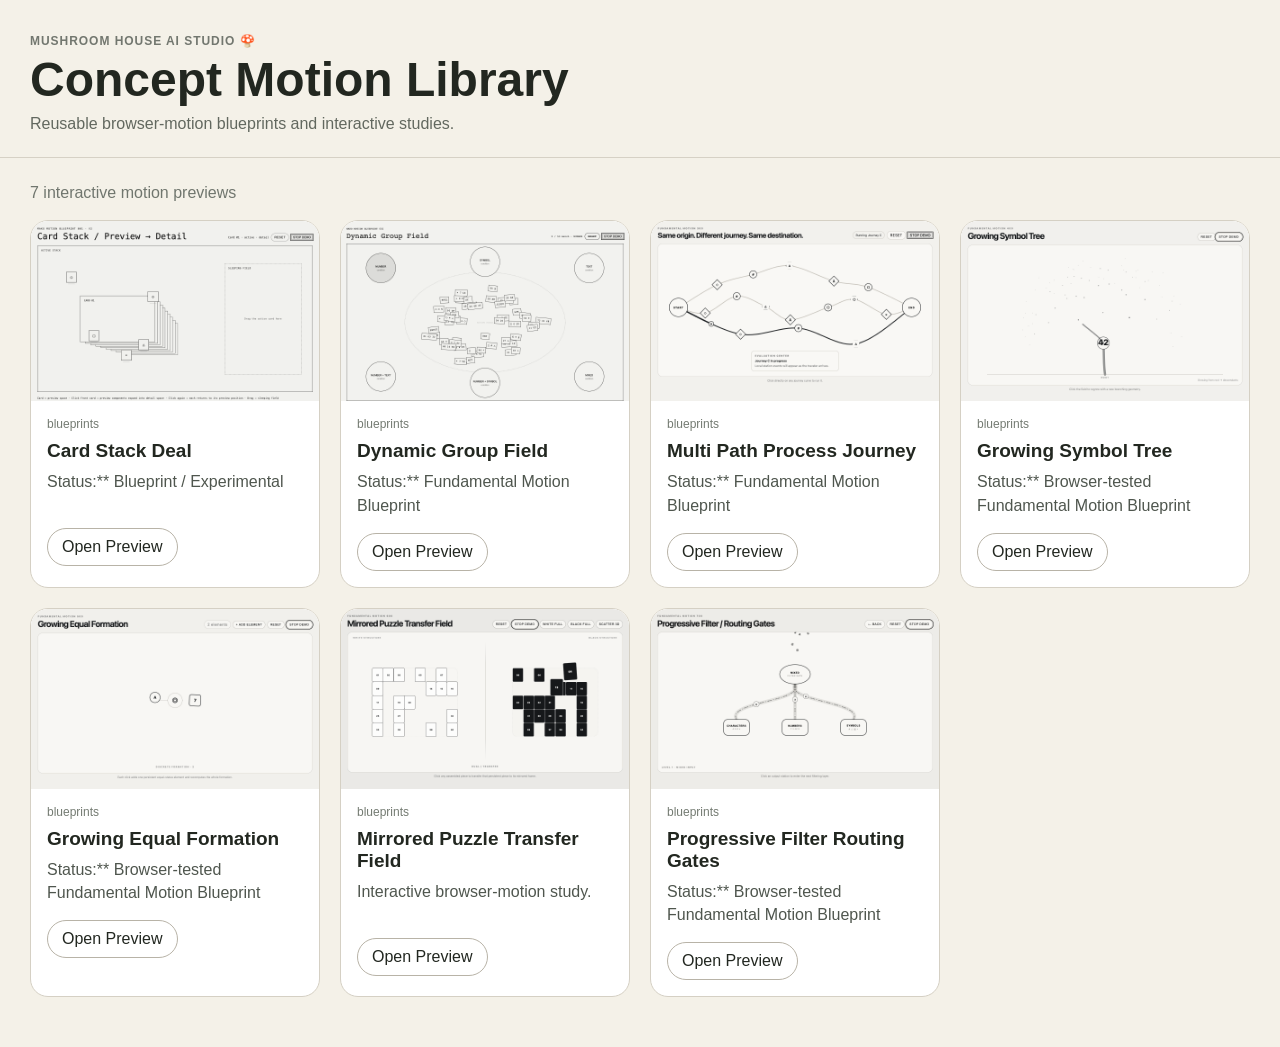
<file: index.html>
<!doctype html>
<html lang="en">
<head>
  <meta charset="utf-8">
  <meta name="viewport" content="width=device-width,initial-scale=1">
  <title>Concept Motion Library</title>
  <link rel="stylesheet" href="./style.css">
</head>
<body>
  <header class="topbar">
    <div>
      <p class="eyebrow">Mushroom House AI Studio 🍄</p>
      <h1>Concept Motion Library</h1>
      <p class="subtitle">Reusable browser-motion blueprints and interactive studies.</p>
    </div>
  </header>

  <main>
    <div id="status" class="status">Loading motion catalogue…</div>
    <section id="grid" class="grid" aria-live="polite"></section>
  </main>

  <script src="./app.js"></script>
</body>
</html>
</file>
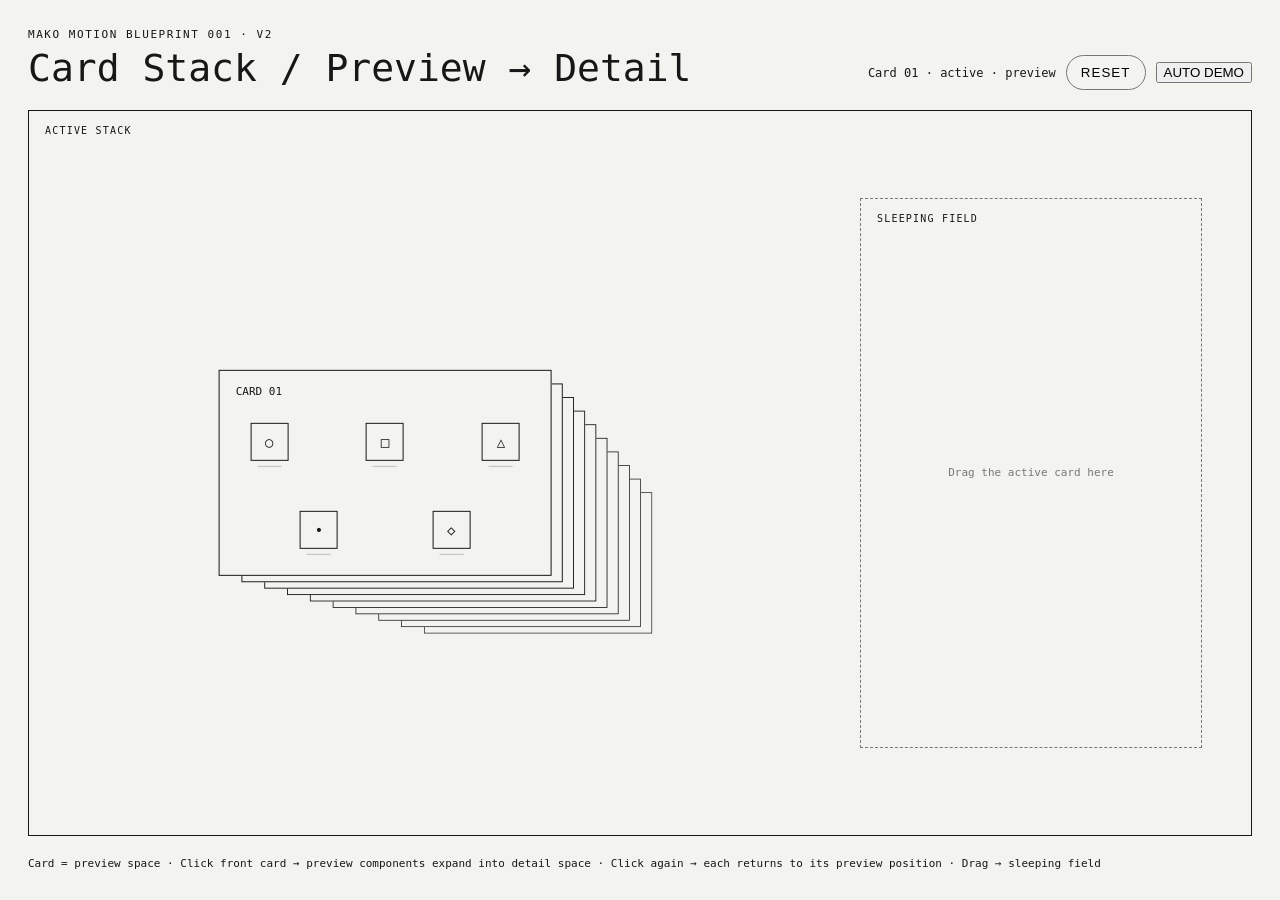
<file: library/blueprints/100_card_stack_deal/index.html>
<!doctype html>
<html lang="en">
<head>
  <meta charset="utf-8" />
  <meta name="viewport" content="width=device-width,initial-scale=1" />
  <title>Mako Blueprint 001 v2 — Card Preview / Detail</title>
  <link rel="stylesheet" href="./style.css" />
</head>
<body>
  <main class="lab">
    <header class="lab__header">
      <div>
        <p class="eyebrow">MAKO MOTION BLUEPRINT 001 · V2</p>
        <h1>Card Stack / Preview → Detail</h1>
      </div>
      <div class="header-actions"><div class="status" id="status"></div><button id="reset">RESET</button><button id="autoDemo">AUTO DEMO</button></div>
    </header>

    <section class="stage">
      <div class="stack-zone">
        <div class="zone-label">ACTIVE STACK</div>
        <div class="stack" id="stack"></div>
      </div>

      <div class="sleep-zone" id="sleepZone">
        <div class="zone-label">SLEEPING FIELD</div>
        <div class="sleep-hint">Drag the active card here</div>
        <div class="sleep-cards" id="sleepCards"></div>
      </div>
    </section>

    <footer class="instructions">
      Card = preview space · Click front card → preview components expand into detail space · Click again → each returns to its preview position · Drag → sleeping field
    </footer>
  </main>

  <script src="../../../vendor/gsap/gsap.min.js"></script>
  <script src="../../../vendor/gsap/Draggable.min.js"></script>
  <script src="./app.js"></script>
</body>
</html>
</file>
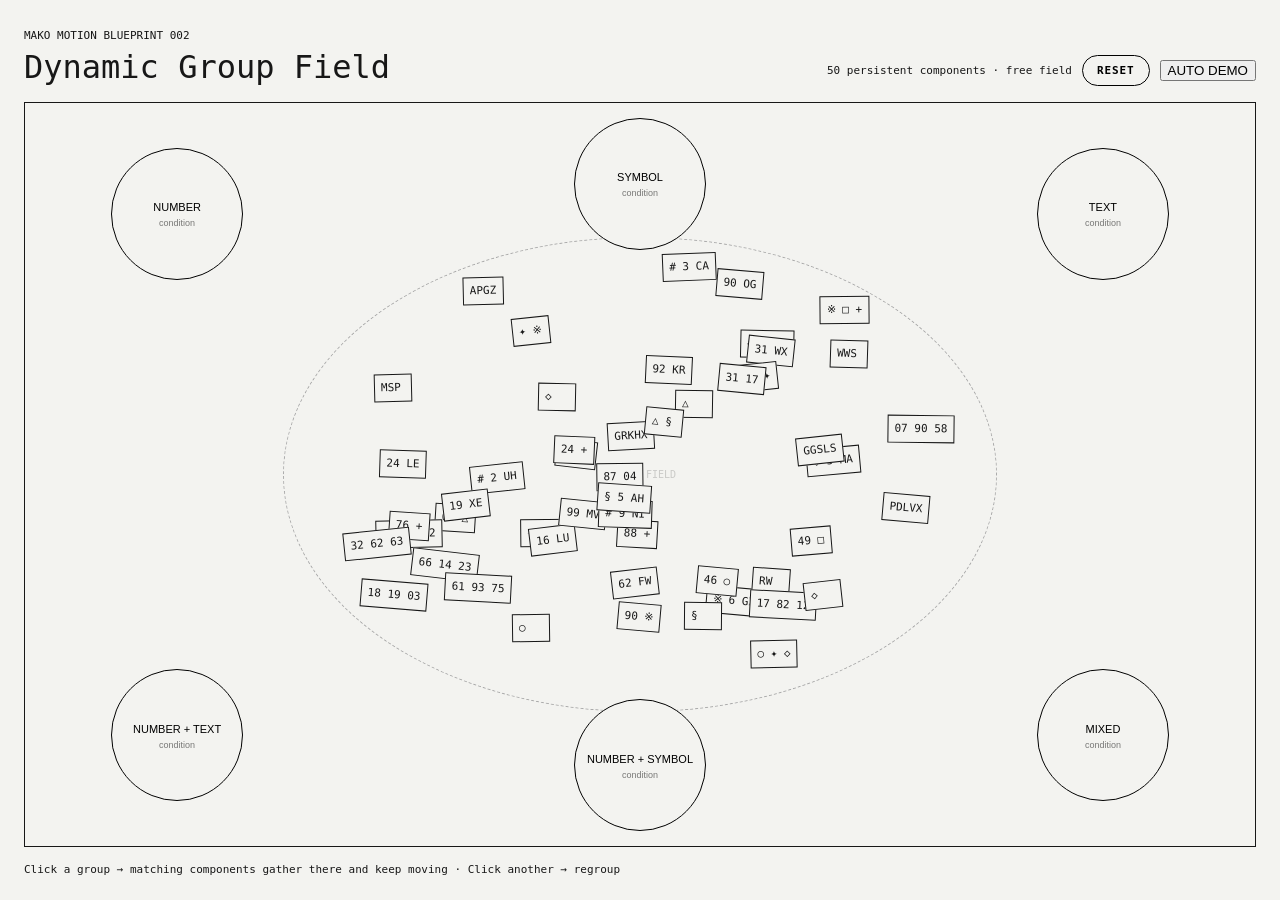
<file: library/blueprints/200_dynamic_group_field/index.html>
<!doctype html><html><head><meta charset="utf-8"><meta name="viewport" content="width=device-width,initial-scale=1"><title>Mako Blueprint 002</title><link rel="stylesheet" href="./style.css"></head><body>
<main><header><div><small>MAKO MOTION BLUEPRINT 002</small><h1>Dynamic Group Field</h1></div><div class="header-actions"><div id="status">50 persistent components · free field</div><button id="reset">RESET</button><button id="autoDemo">AUTO DEMO</button></div></header>
<section id="stage"><div id="activeField"><span>ACTIVE FIELD</span></div><div id="components"></div><div id="groups"></div></section>
<footer>Click a group → matching components gather there and keep moving · Click another → regroup</footer></main>
<script src="../../../vendor/gsap/gsap.min.js"></script><script src="./app.js"></script></body></html>
</file>
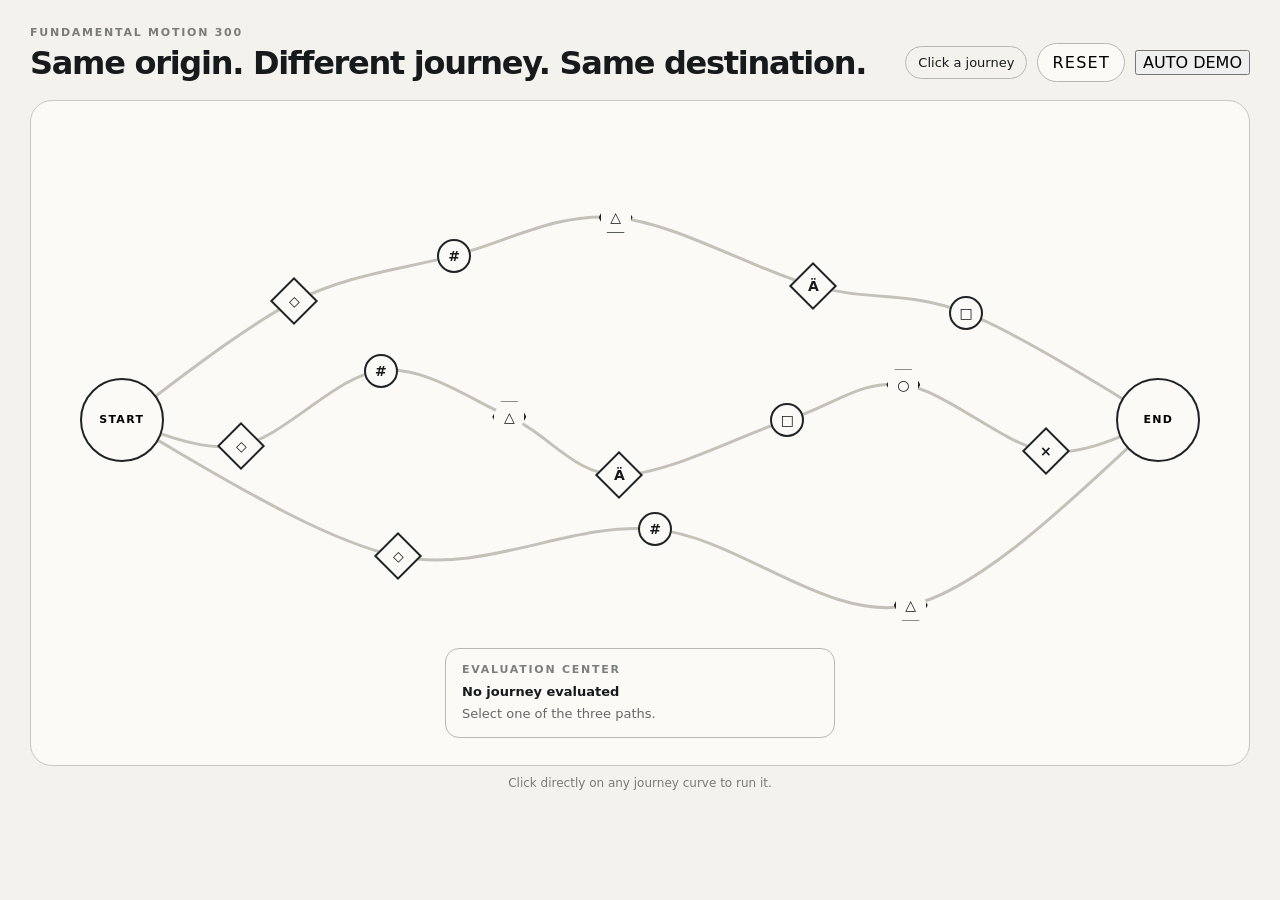
<file: library/blueprints/300_multi_path_process_journey/index.html>
<!doctype html>
<html lang="en">
<head>
  <meta charset="utf-8" />
  <meta name="viewport" content="width=device-width,initial-scale=1" />
  <title>300 — Multi-Path Process Journey</title>
  <link rel="stylesheet" href="./style.css" />
</head>
<body>
  <main class="lab">
    <header>
      <div>
        <div class="eyebrow">FUNDAMENTAL MOTION 300</div>
        <h1>Same origin. Different journey. Same destination.</h1>
      </div>
      <div class="header-actions"><div id="status">Click a journey</div><button id="reset">RESET</button><button id="autoDemo">AUTO DEMO</button></div>
    </header>

    <section class="stage" id="stage">
      <svg id="paths" aria-hidden="true"></svg>

      <button class="anchor start" id="start" aria-label="Shared start">
        <span>START</span>
      </button>
      <button class="anchor end" id="end" aria-label="Shared end">
        <span>END</span>
      </button>

      <div id="stationLayer"></div>
      <div id="traveler" aria-hidden="true"><span>●</span></div>
      <aside id="stationNote" class="station-note"></aside>

      <aside class="evaluation">
        <div class="evaluation-label">EVALUATION CENTER</div>
        <div id="evaluationBody">
          <strong>No journey evaluated</strong>
          <p>Select one of the three paths.</p>
        </div>
      </aside>

      <div class="journey-hit" data-journey="a" aria-label="Run journey A"></div>
      <div class="journey-hit" data-journey="b" aria-label="Run journey B"></div>
      <div class="journey-hit" data-journey="c" aria-label="Run journey C"></div>
    </section>

    <footer>Click directly on any journey curve to run it.</footer>
  </main>

  <script src="../../..../../../vendor/gsap/gsap.min.js"></script>
  <script src="./app.js"></script>
</body>
</html>
</file>
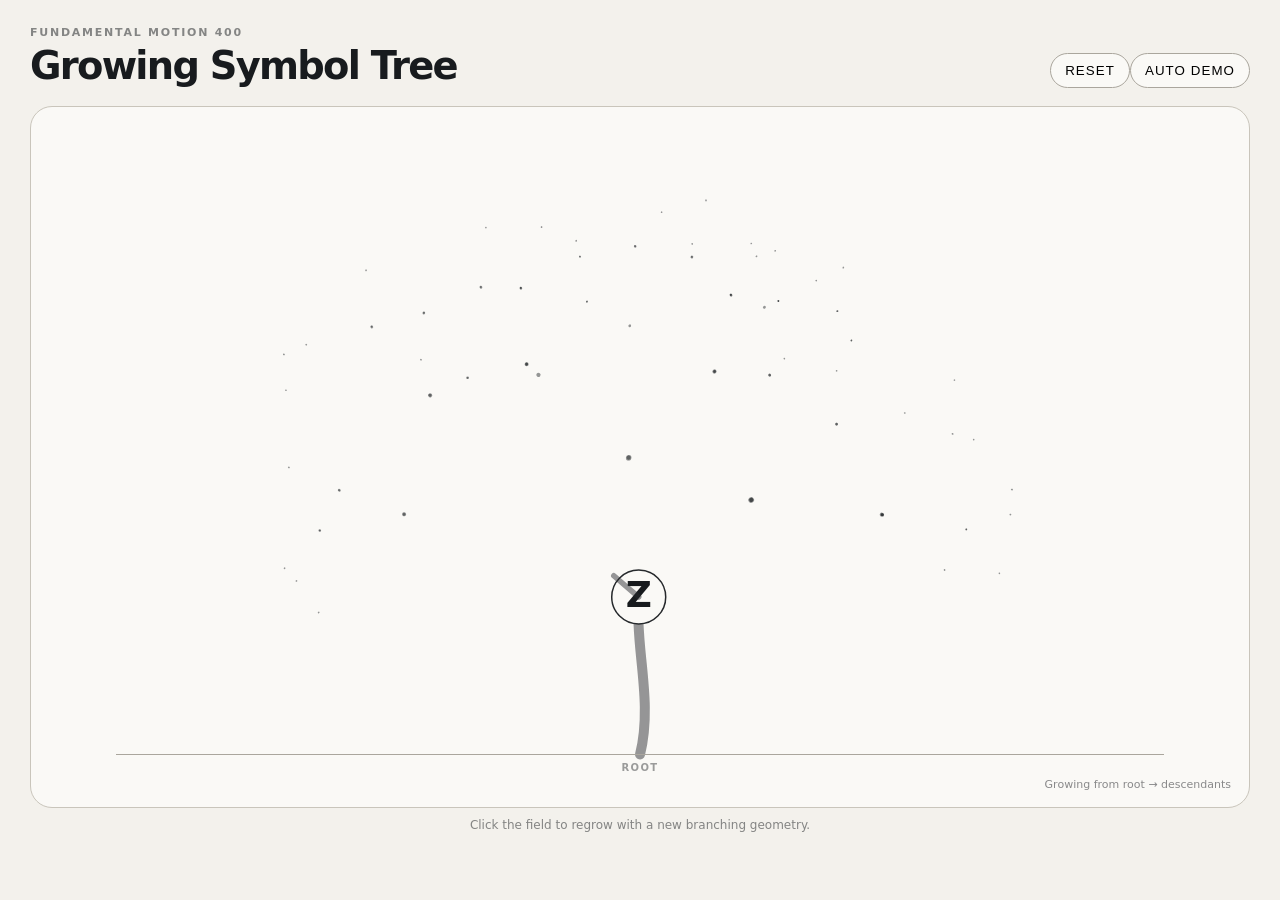
<file: library/blueprints/400_growing_symbol_tree/index.html>
<!doctype html>
<html lang="en">
<head>
  <meta charset="utf-8">
  <meta name="viewport" content="width=device-width,initial-scale=1">
  <title>400 — Growing Symbol Tree</title>
  <link rel="stylesheet" href="./style.css">
</head>
<body>
<main>
  <header>
    <div>
      <div class="eyebrow">FUNDAMENTAL MOTION 400</div>
      <h1>Growing Symbol Tree</h1>
    </div>
    <div class="controls"><button id="grow">RESET</button><button id="autoDemo">AUTO DEMO</button></div>
  </header>

  <section id="stage">
    <svg id="tree" aria-label="Animated abstract hierarchy tree"></svg>
    <div class="ground"></div>
    <div id="status">Growing from root → descendants</div>
  </section>

  <footer>Click the field to regrow with a new branching geometry.</footer>
</main>
<script src="../../..../../../vendor/gsap/gsap.min.js"></script>
<script src="./app.js"></script>
</body>
</html>
</file>
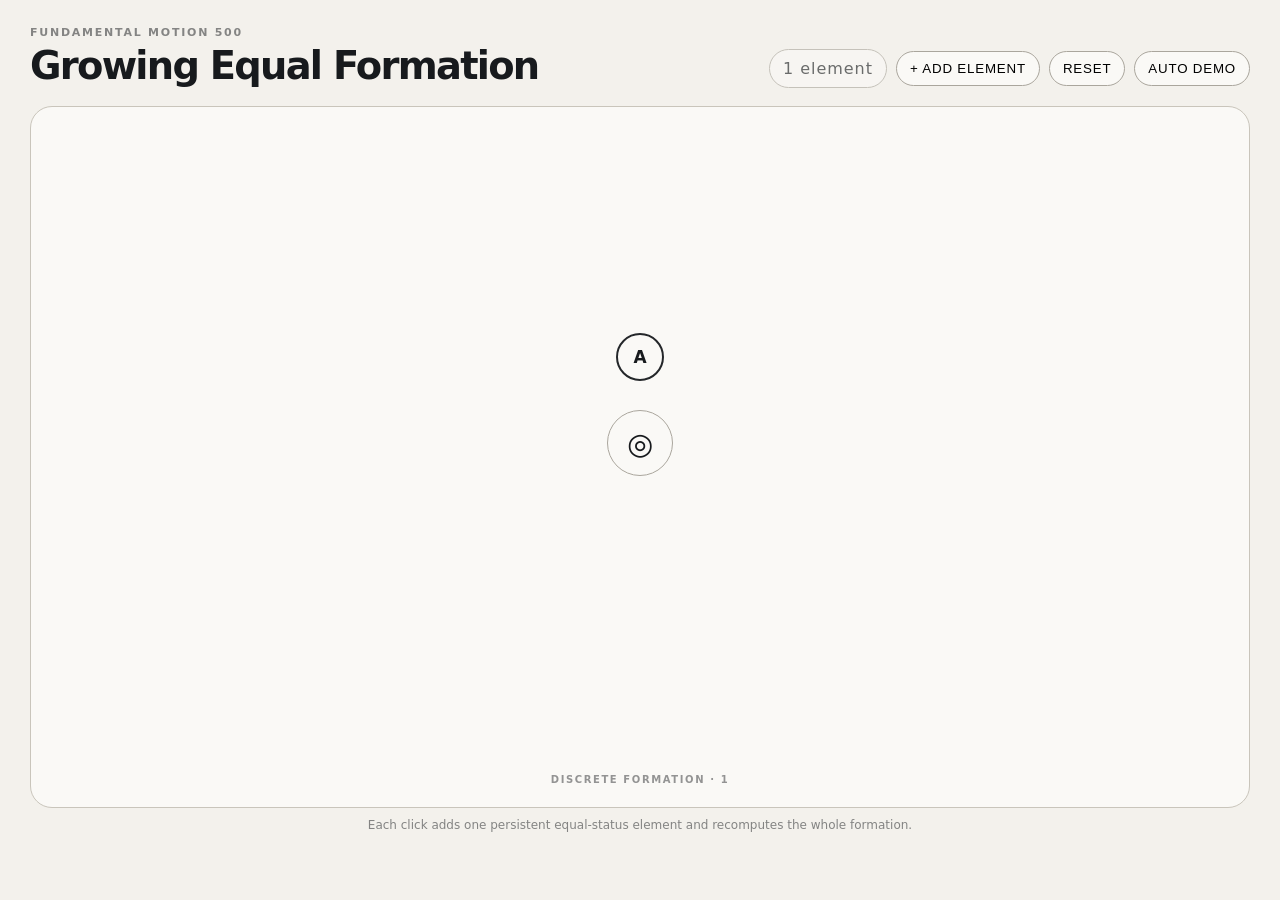
<file: library/blueprints/500_growing_equal_formation/index.html>
<!doctype html>
<html lang="en">
<head>
  <meta charset="utf-8">
  <meta name="viewport" content="width=device-width,initial-scale=1">
  <title>500 — Growing Equal Formation</title>
  <link rel="stylesheet" href="./style.css">
</head>
<body>
<main>
  <header>
    <div>
      <div class="eyebrow">FUNDAMENTAL MOTION 500</div>
      <h1>Growing Equal Formation</h1>
    </div>
    <div class="controls">
      <span id="countLabel">1 element</span>
      <button id="add">+ ADD ELEMENT</button>
      <button id="reset">RESET</button><button id="autoDemo">AUTO DEMO</button>
    </div>
  </header>

  <section id="stage">
    <svg id="connectors" aria-hidden="true"></svg>
    <div id="center" aria-label="formation center">◎</div>
    <div id="elements"></div>
    <div id="mode">CENTER</div>
  </section>

  <footer>Each click adds one persistent equal-status element and recomputes the whole formation.</footer>
</main>

<script src="../../..../../../vendor/gsap/gsap.min.js"></script>
<script src="./app.js"></script>
</body>
</html>
</file>
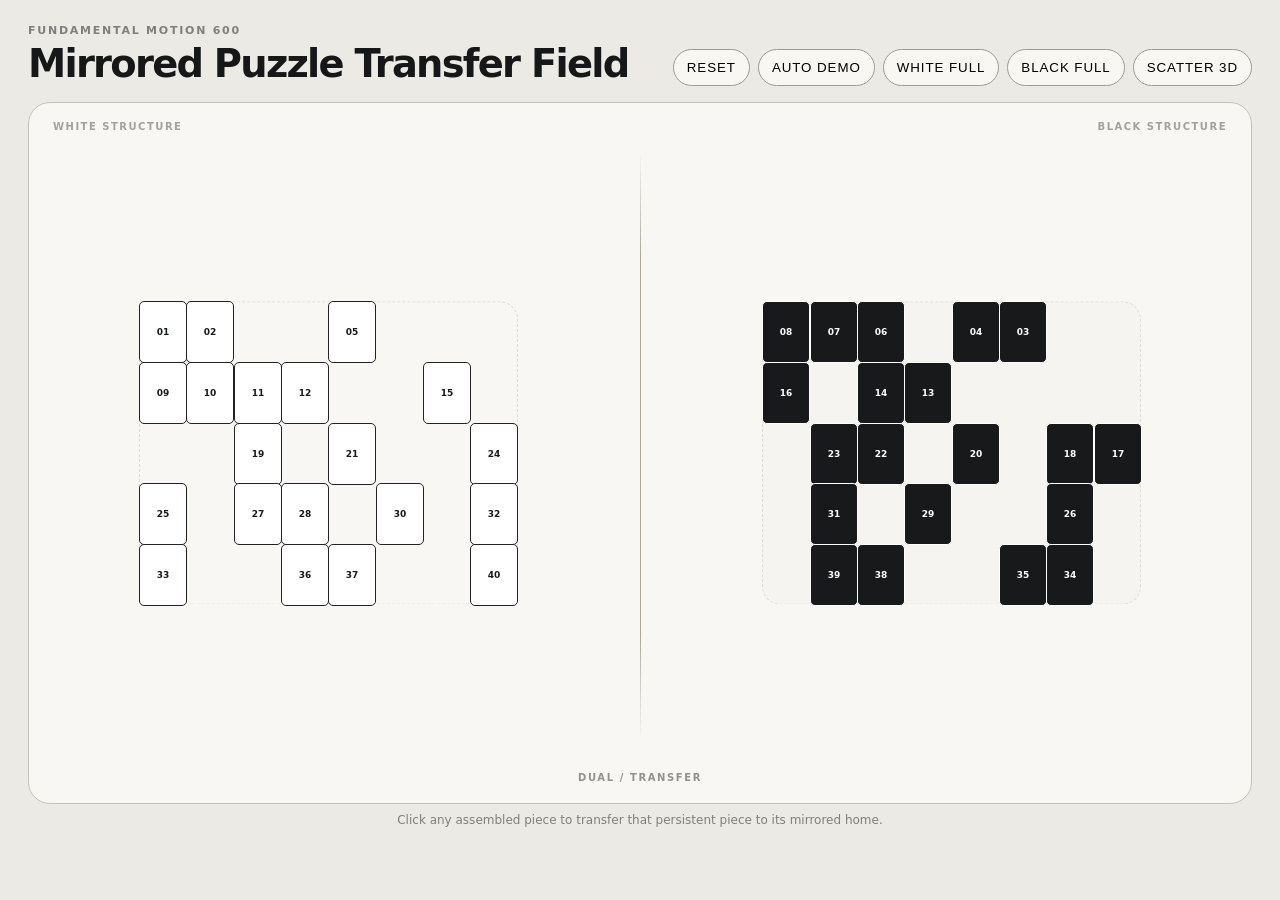
<file: library/blueprints/600_mirrored_puzzle_transfer_field/index.html>
<!doctype html>
<html lang="en">
<head>
<meta charset="utf-8">
<meta name="viewport" content="width=device-width,initial-scale=1">
<title>600 — Mirrored Puzzle Transfer Field</title>
<link rel="stylesheet" href="./style.css">
</head>
<body>
<main>
<header>
  <div>
    <div class="eyebrow">FUNDAMENTAL MOTION 600</div>
    <h1>Mirrored Puzzle Transfer Field</h1>
  </div>
  <div class="controls">
    <button id="reset">RESET</button><button id="autoDemo">AUTO DEMO</button>
    <button id="whiteFull">WHITE FULL</button>
    <button id="blackFull">BLACK FULL</button>
    <button id="scatter">SCATTER 3D</button>
  </div>
</header>

<section id="stage">
  <div class="side-label white-label">WHITE STRUCTURE</div>
  <div class="side-label black-label">BLACK STRUCTURE</div>
  <div class="mirror-axis"></div>
  <div id="whiteGuide" class="puzzle-guide"></div>
  <div id="blackGuide" class="puzzle-guide"></div>
  <div id="pieces"></div>
  <div id="mode">DUAL / TRANSFER</div>
</section>
<footer>Click any assembled piece to transfer that persistent piece to its mirrored home.</footer>
</main>
<script src="../../..../../../vendor/gsap/gsap.min.js"></script>
<script src="./app.js"></script>
</body>
</html>
</file>
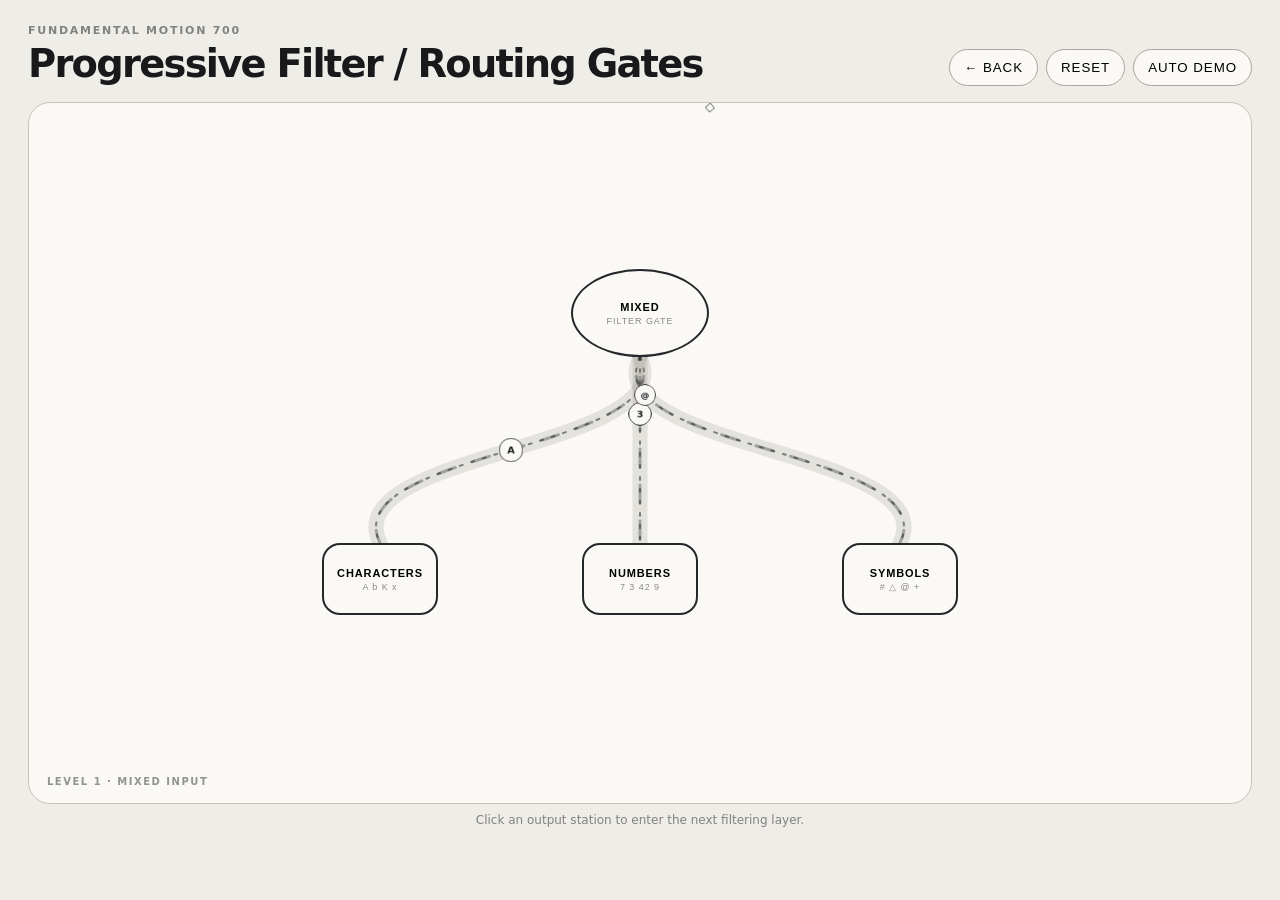
<file: library/blueprints/700_progressive_filter_routing_gates/index.html>
<!doctype html>
<html lang="en">
<head>
<meta charset="utf-8"><meta name="viewport" content="width=device-width,initial-scale=1">
<title>700 — Progressive Filter Routing Gates</title>
<link rel="stylesheet" href="./style.css">
</head>
<body>
<main>
<header>
  <div><div class="eyebrow">FUNDAMENTAL MOTION 700</div><h1>Progressive Filter / Routing Gates</h1></div>
  <div class="controls"><button id="back">← BACK</button><button id="reset">RESET</button><button id="autoDemo">AUTO DEMO</button></div>
</header>

<section id="viewport">
  <div id="world">
    <svg id="pipes" aria-hidden="true"></svg>
    <div id="rain"></div>
    <div id="nodes"></div>
    <div id="travellers"></div>
  </div>
  <div id="levelLabel">LEVEL 1 · MIXED INPUT</div>
</section>
<footer>Click an output station to enter the next filtering layer.</footer>
</main>
<script src="../../..../../../vendor/gsap/gsap.min.js"></script>
<script src="./app.js"></script>
</body>
</html>
</file>
<file: style.css>
* { box-sizing: border-box; }

:root {
  font-family: -apple-system, BlinkMacSystemFont, "Segoe UI", sans-serif;
  color: #222720;
  background: #f4f1e8;
}

body { margin: 0; }

.topbar {
  padding: 34px 30px 24px;
  border-bottom: 1px solid #d6d1c5;
}

.eyebrow {
  margin: 0 0 7px;
  font-size: 12px;
  font-weight: 700;
  letter-spacing: .08em;
  text-transform: uppercase;
  color: #72776f;
}

h1 {
  margin: 0;
  font-size: clamp(30px, 5vw, 48px);
  line-height: 1.05;
}

.subtitle {
  margin: 10px 0 0;
  color: #62685f;
}

main { padding: 26px 30px 50px; }

.status {
  margin-bottom: 18px;
  color: #70766e;
}

.grid {
  display: grid;
  grid-template-columns: repeat(auto-fill, minmax(280px, 1fr));
  gap: 20px;
}

.card {
  overflow: hidden;
  border: 1px solid #d5d0c4;
  border-radius: 18px;
  background: #fff;
}

.preview {
  aspect-ratio: 16 / 10;
  display: grid;
  place-items: center;
  background: #ebe7dc;
}

.preview img {
  width: 100%;
  height: 100%;
  object-fit: contain;
  background: #fff;
}

.body { padding: 16px; }

.category {
  min-height: 18px;
  font-size: 12px;
  color: #747b72;
  overflow-wrap: anywhere;
}

h2 {
  margin: 5px 0 8px;
  font-size: 19px;
}

.description {
  min-height: 42px;
  margin: 0 0 16px;
  color: #4f564e;
  line-height: 1.45;
}

.open {
  display: inline-block;
  padding: 9px 14px;
  border: 1px solid #b8b3a7;
  border-radius: 999px;
  color: inherit;
  text-decoration: none;
}

.open:hover { border-color: #777d75; }

@media (max-width: 600px) {
  .topbar, main {
    padding-left: 18px;
    padding-right: 18px;
  }
}
</file>
<file: library/blueprints/100_card_stack_deal/style.css>
* { box-sizing: border-box; }

:root {
  --card-w: clamp(220px, 26vw, 340px);
  --card-h: calc(var(--card-w) * 0.62);
}

html, body { margin: 0; min-height: 100%; }

body {
  font-family: ui-monospace, SFMono-Regular, Menlo, Monaco, Consolas, monospace;
  background: #f3f3f0;
  color: #171717;
}

.lab {
  min-height: 100vh;
  padding: 28px;
  display: grid;
  grid-template-rows: auto 1fr auto;
  gap: 20px;
}

.lab__header {
  display: flex;
  justify-content: space-between;
  gap: 24px;
  align-items: end;
}

.eyebrow, h1, .status, .instructions { margin: 0; }
.eyebrow { font-size: 11px; letter-spacing: .14em; }
h1 { margin-top: 5px; font-size: clamp(22px, 3vw, 38px); font-weight: 500; }
.status { font-size: 12px; text-align: right; }

.stage {
  position: relative;
  min-height: 650px;
  border: 1px solid #171717;
  overflow: hidden;
}

.stack-zone { position: absolute; inset: 0 38% 0 0; }

.sleep-zone {
  position: absolute;
  right: 4%;
  top: 12%;
  width: 28%;
  height: 76%;
  border: 1px dashed #777;
}

.zone-label {
  position: absolute;
  top: 14px;
  left: 16px;
  font-size: 10px;
  letter-spacing: .12em;
}

.sleep-hint {
  position: absolute;
  inset: 0;
  display: grid;
  place-items: center;
  padding: 24px;
  text-align: center;
  font-size: 11px;
  color: #777;
}

.stack {
  position: absolute;
  left: 47%;
  top: 50%;
  width: var(--card-w);
  height: var(--card-h);
  transform: translate(-50%, -50%);
  overflow: visible;
}

.card {
  position: absolute;
  inset: 0;
  border: 1px solid #171717;
  background: #f3f3f0;
  transform-origin: 50% 50%;
  user-select: none;
  touch-action: none;
}

.card.is-active { cursor: grab; }
.card.is-dragging { cursor: grabbing; }

.card__label {
  position: absolute;
  top: 14px;
  left: 16px;
  font-size: 11px;
  z-index: 3;
}

.component {
  position: absolute;
  width: 38px;
  height: 38px;
  margin: -19px 0 0 -19px;
  border: 1px solid #171717;
  background: #f3f3f0;
  display: grid;
  place-items: center;
  font-size: 14px;
  z-index: 4;
}

/* Five distinct preview anchors inside every card. */
.component[data-component="0"] { left: 25%; top: 48%; }
.component[data-component="1"] { left: 50%; top: 48%; }
.component[data-component="2"] { left: 75%; top: 48%; }
.component[data-component="3"] { left: 37.5%; top: 76%; }
.component[data-component="4"] { left: 62.5%; top: 76%; }

.component::after {
  content: "";
  position: absolute;
  left: 50%;
  top: calc(100% + 6px);
  width: 24px;
  height: 1px;
  background: #171717;
  transform: translateX(-50%);
  opacity: .25;
}

.card:not(.is-active) .component {
  transform: scale(.82);
}

.sleep-cards { position: absolute; inset: 42px 18px 18px; }

.sleeping-card {
  position: absolute;
  width: min(82%, 240px);
  aspect-ratio: 1.61 / 1;
  border: 1px solid #171717;
  background: #f3f3f0;
  display: grid;
  place-items: center;
  font-size: 11px;
}

.instructions { font-size: 11px; line-height: 1.5; }

@media (max-width: 760px) {
  .lab { padding: 16px; }
  .lab__header { align-items: start; flex-direction: column; }
  .status { text-align: left; }
  .stage { min-height: 700px; }
  .stack-zone { inset: 0 0 42% 0; }
  .sleep-zone { left: 8%; right: 8%; top: auto; bottom: 5%; width: auto; height: 31%; }
  .stack { left: 42%; top: 54%; }
}

/* TEMP DEBUG — force unmistakable preview positions */
.card.is-active .component[data-component="0"] { left: 15% !important; top: 35% !important; }
.card.is-active .component[data-component="1"] { left: 50% !important; top: 35% !important; }
.card.is-active .component[data-component="2"] { left: 85% !important; top: 35% !important; }
.card.is-active .component[data-component="3"] { left: 30% !important; top: 78% !important; }
.card.is-active .component[data-component="4"] { left: 70% !important; top: 78% !important; }

.header-actions{display:flex;align-items:center;gap:10px}
#reset{border:1px solid #777;background:#f3f3f0;border-radius:999px;padding:9px 14px;font:700 11px/1 inherit;letter-spacing:.08em;cursor:pointer}

#autoDemo.is-running{outline:2px solid currentColor;outline-offset:2px}
</file>
<file: library/blueprints/200_dynamic_group_field/style.css>
*{box-sizing:border-box}body{margin:0;background:#f3f3f0;color:#171717;font-family:ui-monospace,monospace}main{min-height:100vh;padding:24px;display:grid;grid-template-rows:auto 1fr auto;gap:16px}header{display:flex;justify-content:space-between;align-items:end}h1{margin:5px 0 0;font-weight:500}small,#status,footer{font-size:11px}#stage{position:relative;min-height:700px;border:1px solid;overflow:hidden}#activeField{position:absolute;left:21%;top:18%;width:58%;height:64%;border:1px dashed #aaa;border-radius:50%}#activeField span{position:absolute;left:50%;top:50%;transform:translate(-50%,-50%);font-size:10px;opacity:.18}.component{position:absolute;min-width:38px;height:28px;padding:6px;border:1px solid;background:#f3f3f0;font-size:11px;white-space:nowrap;transform:translate(-50%,-50%);z-index:3}.group{position:absolute;width:132px;height:132px;border:1px solid;border-radius:50%;background:#f3f3f0;display:grid;place-items:center;text-align:center;cursor:pointer;z-index:2}.group.active{background:#deded8}.group b{font-size:11px;font-weight:500}.group em{display:block;font-size:9px;font-style:normal;opacity:.5;margin-top:4px}.g0{left:7%;top:6%}.g1{left:calc(50% - 66px);top:2%}.g2{right:7%;top:6%}.g3{left:7%;bottom:6%}.g4{left:calc(50% - 66px);bottom:2%}.g5{right:7%;bottom:6%}@media(max-width:800px){main{padding:12px}.group{width:104px;height:104px}.g1,.g4{left:calc(50% - 52px)}#activeField{left:14%;width:72%}}.header-actions{display:flex;align-items:center;gap:10px}#reset{position:static;width:auto;height:auto;border:1px solid;background:#f3f3f0;border-radius:999px;padding:9px 14px;font:700 11px/1 ui-monospace,monospace;letter-spacing:.08em;cursor:pointer;z-index:5}

#autoDemo.is-running{outline:2px solid currentColor;outline-offset:2px}
</file>
<file: library/blueprints/300_multi_path_process_journey/style.css>
*{box-sizing:border-box}
:root{font-family:Inter,ui-sans-serif,system-ui,-apple-system,BlinkMacSystemFont,"Segoe UI",sans-serif;color:#171a1d;background:#f4f2ed}
body{margin:0;min-height:100vh}
button{font:inherit}
.lab{width:min(1500px,100%);margin:auto;padding:26px 30px 18px}
header{display:flex;justify-content:space-between;align-items:flex-end;gap:24px;margin-bottom:18px}
.eyebrow,.evaluation-label{font-size:11px;letter-spacing:.16em;font-weight:800;opacity:.55}
h1{font-size:clamp(20px,2.5vw,38px);font-weight:650;letter-spacing:-.04em;margin:5px 0 0}
#status{font-size:13px;padding:8px 12px;border:1px solid #bbb7ae;border-radius:999px;white-space:nowrap}
.stage{height:min(720px,74vh);min-height:560px;position:relative;overflow:hidden;border:1px solid #cbc7bd;background:#fbfaf7;border-radius:22px}
#paths,#stationLayer{position:absolute;inset:0;width:100%;height:100%}
#paths{overflow:visible;pointer-events:none}
.route{fill:none;stroke:#aaa59a;stroke-width:3;stroke-linecap:round;stroke-linejoin:round;opacity:.66}
.route.active{stroke:#202326;opacity:1;stroke-width:4}
.route-progress{fill:none;stroke:#202326;stroke-width:6;stroke-linecap:round;opacity:0}
.anchor{position:absolute;z-index:8;width:84px;height:84px;border-radius:50%;border:2px solid #202326;background:#fbfaf7;font-weight:850;letter-spacing:.08em;display:grid;place-items:center}
.anchor span{font-size:11px}
.start{left:4%;top:48%;transform:translateY(-50%)}
.end{right:4%;top:48%;transform:translateY(-50%)}
.station{position:absolute;z-index:6;width:34px;height:34px;display:grid;place-items:center;transform:translate(-50%,-50%);border:2px solid #202326;background:#fbfaf7;font-weight:800;font-size:14px}
.station.circle{border-radius:50%}.station.diamond{transform:translate(-50%,-50%) rotate(45deg)}.station.diamond span{transform:rotate(-45deg)}
.station.hex{clip-path:polygon(25% 5%,75% 5%,100% 50%,75% 95%,25% 95%,0 50%)}
.station.active{background:#202326;color:#fbfaf7}
#traveler{position:absolute;z-index:12;width:24px;height:24px;border:2px solid #202326;border-radius:50%;background:#fbfaf7;display:grid;place-items:center;pointer-events:none;opacity:0;transform:translate(-50%,-50%)}
#traveler span{font-size:9px}
.station-note{position:absolute;z-index:14;width:190px;min-height:70px;padding:11px 13px;border:1px solid #bdb8ae;border-radius:12px;background:rgba(251,250,247,.96);box-shadow:0 8px 24px rgba(0,0,0,.06);opacity:0;pointer-events:none}
.station-note strong{display:block;font-size:12px;margin-bottom:5px}.station-note p{font-size:12px;line-height:1.35;margin:0;opacity:.68}
.evaluation{position:absolute;z-index:10;left:50%;bottom:4%;transform:translateX(-50%);width:min(390px,34%);min-width:290px;padding:14px 16px;border:1px solid #bdb8ae;border-radius:14px;background:rgba(251,250,247,.94)}
#evaluationBody{margin-top:7px;font-size:13px;line-height:1.4}#evaluationBody p{margin:4px 0 0;opacity:.65}
.journey-hit{position:absolute;z-index:5;left:13%;right:13%;height:25%;cursor:pointer}
.journey-hit[data-journey=a]{top:7%}.journey-hit[data-journey=b]{top:32%}.journey-hit[data-journey=c]{top:57%}
.journey-hit:hover{background:rgba(0,0,0,.018)}
footer{text-align:center;font-size:12px;opacity:.55;padding-top:10px}
@media(max-width:800px){.lab{padding:16px}.stage{min-height:620px}.anchor{width:64px;height:64px}.evaluation{width:55%;min-width:0}header{align-items:flex-start;flex-direction:column}}

.header-actions{display:flex;align-items:center;gap:10px}
#reset{border:1px solid #bbb7ae;background:#fbfaf7;border-radius:999px;padding:9px 14px;font:750 10px/1 inherit;letter-spacing:.08em;cursor:pointer}

#autoDemo.is-running{outline:2px solid currentColor;outline-offset:2px}
</file>
<file: library/blueprints/400_growing_symbol_tree/style.css>
*{box-sizing:border-box}
:root{font-family:Inter,ui-sans-serif,system-ui,-apple-system,BlinkMacSystemFont,"Segoe UI",sans-serif;background:#f3f1ec;color:#181b1e}
body{margin:0;min-height:100vh}
main{width:min(1500px,100%);margin:auto;padding:26px 30px 18px}
header{display:flex;align-items:flex-end;justify-content:space-between;gap:20px;margin-bottom:18px}
.eyebrow{font-size:11px;font-weight:800;letter-spacing:.16em;opacity:.5}
h1{font-size:clamp(24px,3vw,42px);letter-spacing:-.045em;margin:4px 0 0;font-weight:650}
button{border:1px solid #aaa69d;background:#faf9f6;border-radius:999px;padding:9px 14px;font:700 11px/1 inherit;letter-spacing:.08em;cursor:pointer}
#stage{height:min(760px,78vh);min-height:600px;position:relative;overflow:hidden;border:1px solid #c9c5bb;border-radius:22px;background:#faf9f6;cursor:pointer}
#tree{position:absolute;inset:0;width:100%;height:100%}
.branch{fill:none;stroke:#26292c;stroke-linecap:round;opacity:.48}
.symbol{font-weight:800;text-anchor:middle;dominant-baseline:middle;fill:#171a1d}
.node-ring{fill:#faf9f6;stroke:#26292c;stroke-width:1.5;opacity:.7}
.ground{position:absolute;left:7%;right:7%;bottom:7.5%;height:1px;background:#aaa69d}
.ground:after{content:"ROOT";position:absolute;left:50%;transform:translateX(-50%);top:8px;font-size:10px;font-weight:800;letter-spacing:.14em;opacity:.42}
#status{position:absolute;right:18px;bottom:16px;font-size:11px;opacity:.5}
footer{text-align:center;padding-top:10px;font-size:12px;opacity:.5}
@media(max-width:800px){main{padding:16px}#stage{min-height:620px}header{align-items:flex-start;flex-direction:column}}

#autoDemo.is-running{outline:2px solid currentColor;outline-offset:2px}
</file>
<file: library/blueprints/500_growing_equal_formation/style.css>
*{box-sizing:border-box}
:root{font-family:Inter,ui-sans-serif,system-ui,-apple-system,BlinkMacSystemFont,"Segoe UI",sans-serif;background:#f3f1ec;color:#171a1d}
body{margin:0;min-height:100vh}
main{width:min(1450px,100%);margin:auto;padding:26px 30px 18px}
header{display:flex;align-items:flex-end;justify-content:space-between;gap:22px;margin-bottom:18px}
.eyebrow{font-size:11px;font-weight:800;letter-spacing:.16em;opacity:.5}
h1{font-size:clamp(24px,3vw,42px);letter-spacing:-.045em;margin:4px 0 0;font-weight:650}
.controls{display:flex;align-items:center;gap:9px}
button,#countLabel{border:1px solid #aaa69d;background:#faf9f6;border-radius:999px;padding:9px 13px;font:750 11px/1 inherit;letter-spacing:.06em}
button{cursor:pointer}
#countLabel{opacity:.62}
#stage{height:min(760px,78vh);min-height:590px;position:relative;overflow:hidden;border:1px solid #c9c5bb;border-radius:22px;background:#faf9f6}
#connectors,#elements{position:absolute;inset:0;width:100%;height:100%}
#connectors{pointer-events:none}
.connector{fill:none;stroke:#77736b;stroke-width:1.5;opacity:.38;stroke-linecap:round}
#center{position:absolute;z-index:8;left:50%;top:48%;transform:translate(-50%,-50%);width:66px;height:66px;border:1px solid #aaa69d;border-radius:50%;display:grid;place-items:center;background:#faf9f6;font-size:30px;font-weight:650}
.element{position:absolute;z-index:7;width:48px;height:48px;display:grid;place-items:center;border:2px solid #24272a;background:#faf9f6;font-weight:850;font-size:17px;transform:translate(-50%,-50%);will-change:transform,left,top}
.element:nth-child(3n+1){border-radius:50%}
.element:nth-child(3n+2){border-radius:9px}
.element:nth-child(3n){clip-path:polygon(50% 0,100% 50%,50% 100%,0 50%)}
#mode{position:absolute;left:50%;bottom:22px;transform:translateX(-50%);font-size:10px;font-weight:850;letter-spacing:.16em;opacity:.45}
footer{text-align:center;padding-top:10px;font-size:12px;opacity:.5}
@media(max-width:800px){main{padding:16px}header{align-items:flex-start;flex-direction:column}.controls{flex-wrap:wrap}#stage{min-height:610px}}

#autoDemo.is-running{outline:2px solid currentColor;outline-offset:2px}
</file>
<file: library/blueprints/600_mirrored_puzzle_transfer_field/style.css>
*{box-sizing:border-box}
:root{font-family:Inter,ui-sans-serif,system-ui,-apple-system,BlinkMacSystemFont,"Segoe UI",sans-serif;background:#eceae5;color:#151719}
body{margin:0;min-height:100vh}
main{width:min(1500px,100%);margin:auto;padding:24px 28px 16px}
header{display:flex;align-items:flex-end;justify-content:space-between;gap:20px;margin-bottom:16px}
.eyebrow{font-size:11px;font-weight:800;letter-spacing:.16em;opacity:.5}
h1{font-size:clamp(24px,3vw,42px);letter-spacing:-.045em;margin:4px 0 0;font-weight:650}
.controls{display:flex;gap:8px;flex-wrap:wrap;justify-content:flex-end}
button{border:1px solid #9f9b93;background:#f8f7f3;border-radius:999px;padding:10px 13px;font:750 10px/1 inherit;letter-spacing:.07em;cursor:pointer}
#stage{height:min(760px,78vh);min-height:600px;position:relative;overflow:hidden;border:1px solid #c5c1b8;border-radius:22px;background:#f8f7f3;perspective:1050px;transform-style:preserve-3d}
.mirror-axis{position:absolute;left:50%;top:7%;bottom:9%;width:1px;background:linear-gradient(transparent,#aaa69d 18%,#aaa69d 82%,transparent)}
.side-label{position:absolute;top:18px;font-size:10px;font-weight:850;letter-spacing:.15em;opacity:.38}
.white-label{left:24px}.black-label{right:24px}
.puzzle-guide{position:absolute;top:50%;width:31%;aspect-ratio:1.25;transform:translateY(-50%);border:1px dashed #bdb9b0;border-radius:18px;opacity:.42}
#whiteGuide{left:9%}#blackGuide{right:9%;background:rgba(20,22,24,.025)}
#pieces{position:absolute;inset:0;transform-style:preserve-3d}
.piece{position:absolute;width:var(--pw);height:var(--ph);transform-style:preserve-3d;cursor:pointer;will-change:transform,left,top}
.piece-inner{position:absolute;inset:0;transform-style:preserve-3d}
.face{position:absolute;inset:0;display:grid;place-items:center;backface-visibility:hidden;border:1px solid #222;border-radius:5px;font-size:9px;font-weight:850;user-select:none}
.front{background:#fff;color:#17191b}
.back{background:#17191b;color:#fff;transform:rotateY(180deg);border-color:#fff}
.piece[data-side="black"] .piece-inner{transform:rotateY(180deg)}
.piece::before,.piece::after{content:"";position:absolute;z-index:3;background:inherit;border:inherit;border-radius:50%;pointer-events:none}
.piece::before{width:28%;height:28%;right:-13%;top:36%}
.piece::after{width:26%;height:26%;left:37%;bottom:-12%}
#mode{position:absolute;left:50%;bottom:20px;transform:translateX(-50%);font-size:10px;font-weight:850;letter-spacing:.16em;opacity:.45}
footer{text-align:center;padding-top:9px;font-size:12px;opacity:.5}
@media(max-width:800px){main{padding:15px}header{align-items:flex-start;flex-direction:column}.controls{justify-content:flex-start}#stage{min-height:640px}.puzzle-guide{width:37%}}

#autoDemo.is-running{outline:2px solid currentColor;outline-offset:2px}
</file>
<file: library/blueprints/700_progressive_filter_routing_gates/style.css>
*{box-sizing:border-box}
:root{font-family:Inter,ui-sans-serif,system-ui,-apple-system,BlinkMacSystemFont,"Segoe UI",sans-serif;background:#efede8;color:#17191b}
body{margin:0;min-height:100vh}
main{width:min(1500px,100%);margin:auto;padding:24px 28px 16px}
header{display:flex;align-items:flex-end;justify-content:space-between;gap:20px;margin-bottom:16px}
.eyebrow{font-size:11px;font-weight:800;letter-spacing:.16em;opacity:.5}
h1{font-size:clamp(24px,3vw,42px);letter-spacing:-.045em;margin:4px 0 0;font-weight:650}
.controls{display:flex;gap:8px}
button{border:1px solid #aaa69d;background:#faf9f6;border-radius:999px;padding:10px 14px;font:750 10px/1 inherit;letter-spacing:.07em;cursor:pointer}
#viewport{height:min(760px,78vh);min-height:610px;position:relative;overflow:hidden;border:1px solid #c7c3ba;border-radius:22px;background:#faf9f6}
#world{position:absolute;inset:0;transform-origin:50% 50%;will-change:transform}
#pipes,#rain,#nodes,#travellers{position:absolute;inset:0;width:100%;height:100%}
#pipes{pointer-events:none}
.pipe{fill:none;stroke:#8b877f;stroke-width:15;stroke-linecap:round;opacity:.2}
.pipe-core{fill:none;stroke:#272a2d;stroke-width:2;stroke-linecap:round;stroke-dasharray:3 9;opacity:.55}
.pipe-flow{fill:none;stroke:#272a2d;stroke-width:3;stroke-linecap:round;stroke-dasharray:18 18;opacity:.35}
.station{position:absolute;transform:translate(-50%,-50%);width:116px;height:72px;border:2px solid #25282b;border-radius:18px;background:#faf9f6;display:grid;place-items:center;text-align:center;padding:8px;z-index:5;cursor:pointer}
.station.gate{width:138px;height:88px;border-radius:50%}
.station .name{font-size:11px;font-weight:900;letter-spacing:.08em}
.station .count{font-size:9px;opacity:.45;margin-top:3px}
.station.output:hover{transform:translate(-50%,-50%) scale(1.04)}
.token{position:absolute;z-index:7;display:grid;place-items:center;width:28px;height:28px;border:1px solid #333;border-radius:50%;background:#faf9f6;font-size:11px;font-weight:850;transform:translate(-50%,-50%);will-change:transform,left,top}
.rain-token{position:absolute;font-size:13px;font-weight:850;opacity:.78}
#levelLabel{position:absolute;left:18px;bottom:16px;font-size:10px;font-weight:850;letter-spacing:.15em;opacity:.46;z-index:20}
footer{text-align:center;padding-top:9px;font-size:12px;opacity:.5}
@media(max-width:800px){main{padding:15px}header{align-items:flex-start;flex-direction:column}#viewport{min-height:640px}.station{width:92px;height:62px}.station.gate{width:112px;height:76px}}

#autoDemo.is-running{outline:2px solid currentColor;outline-offset:2px}
</file>
